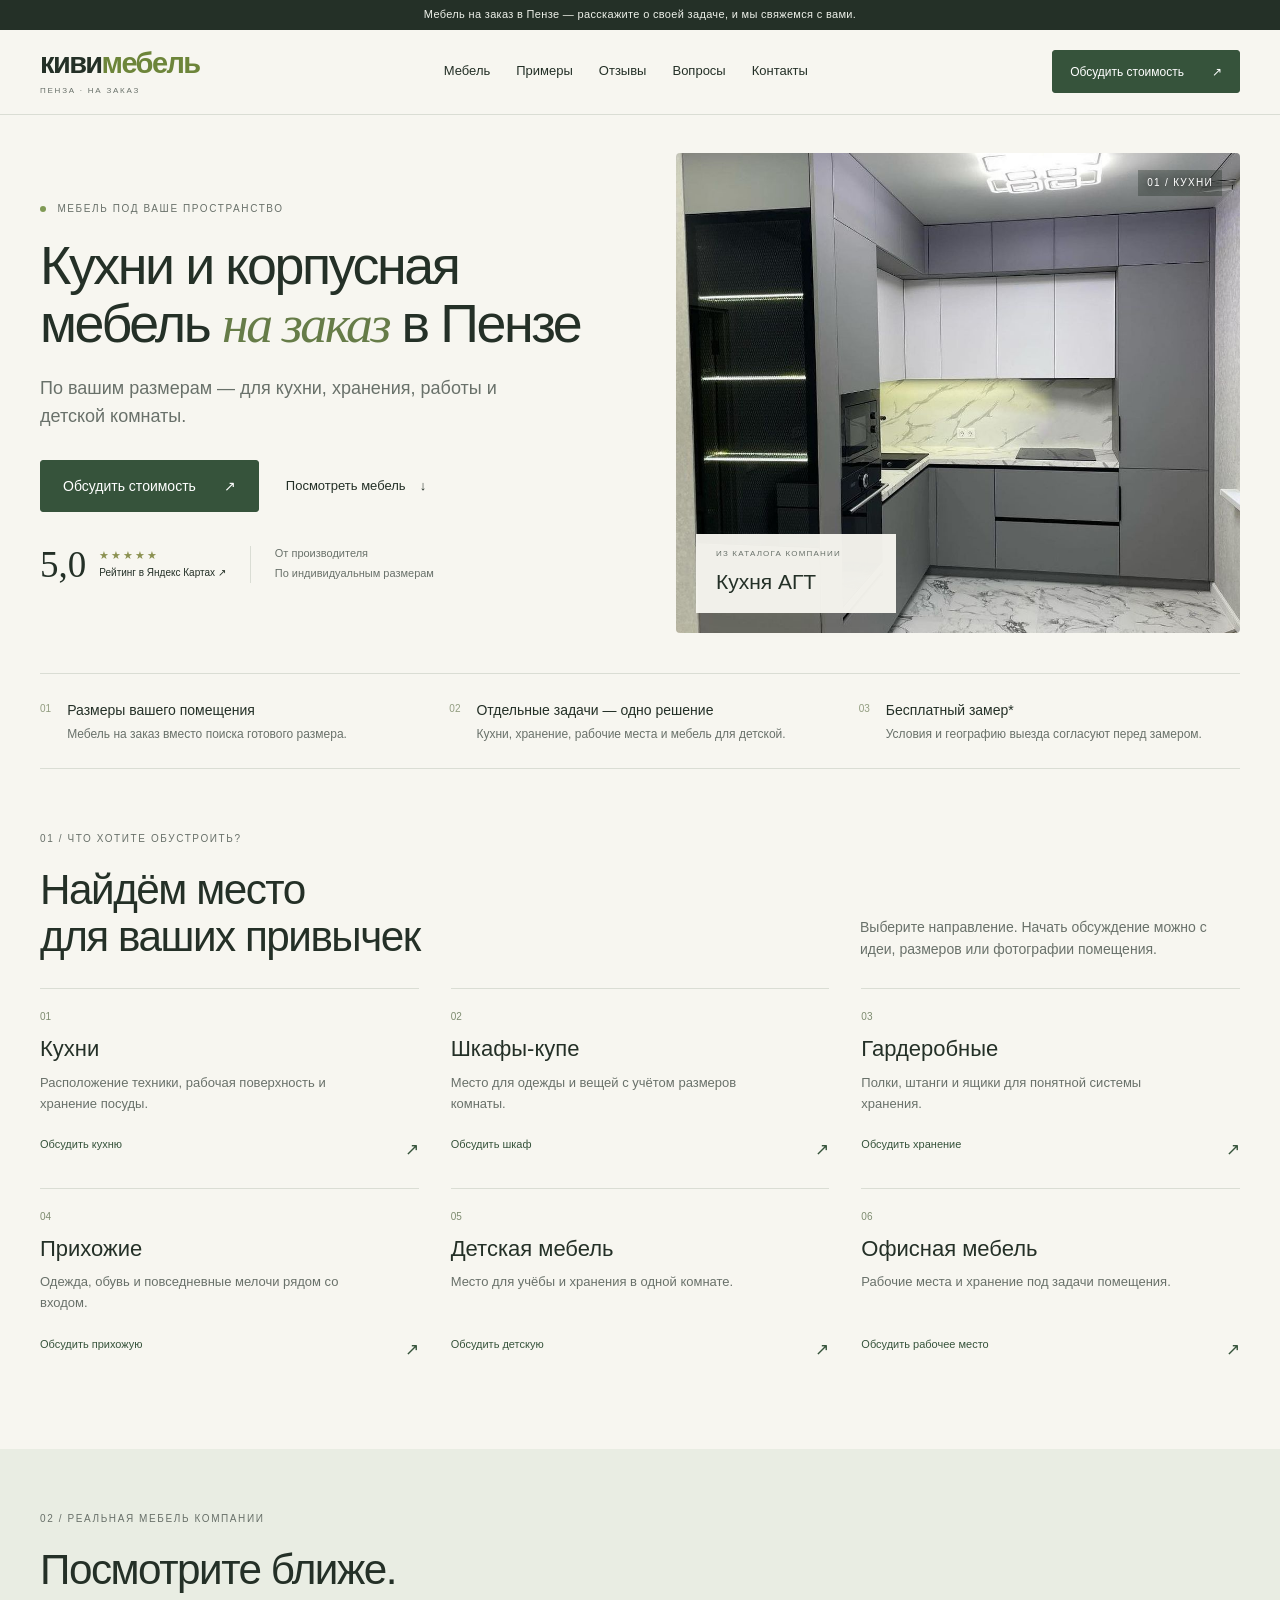
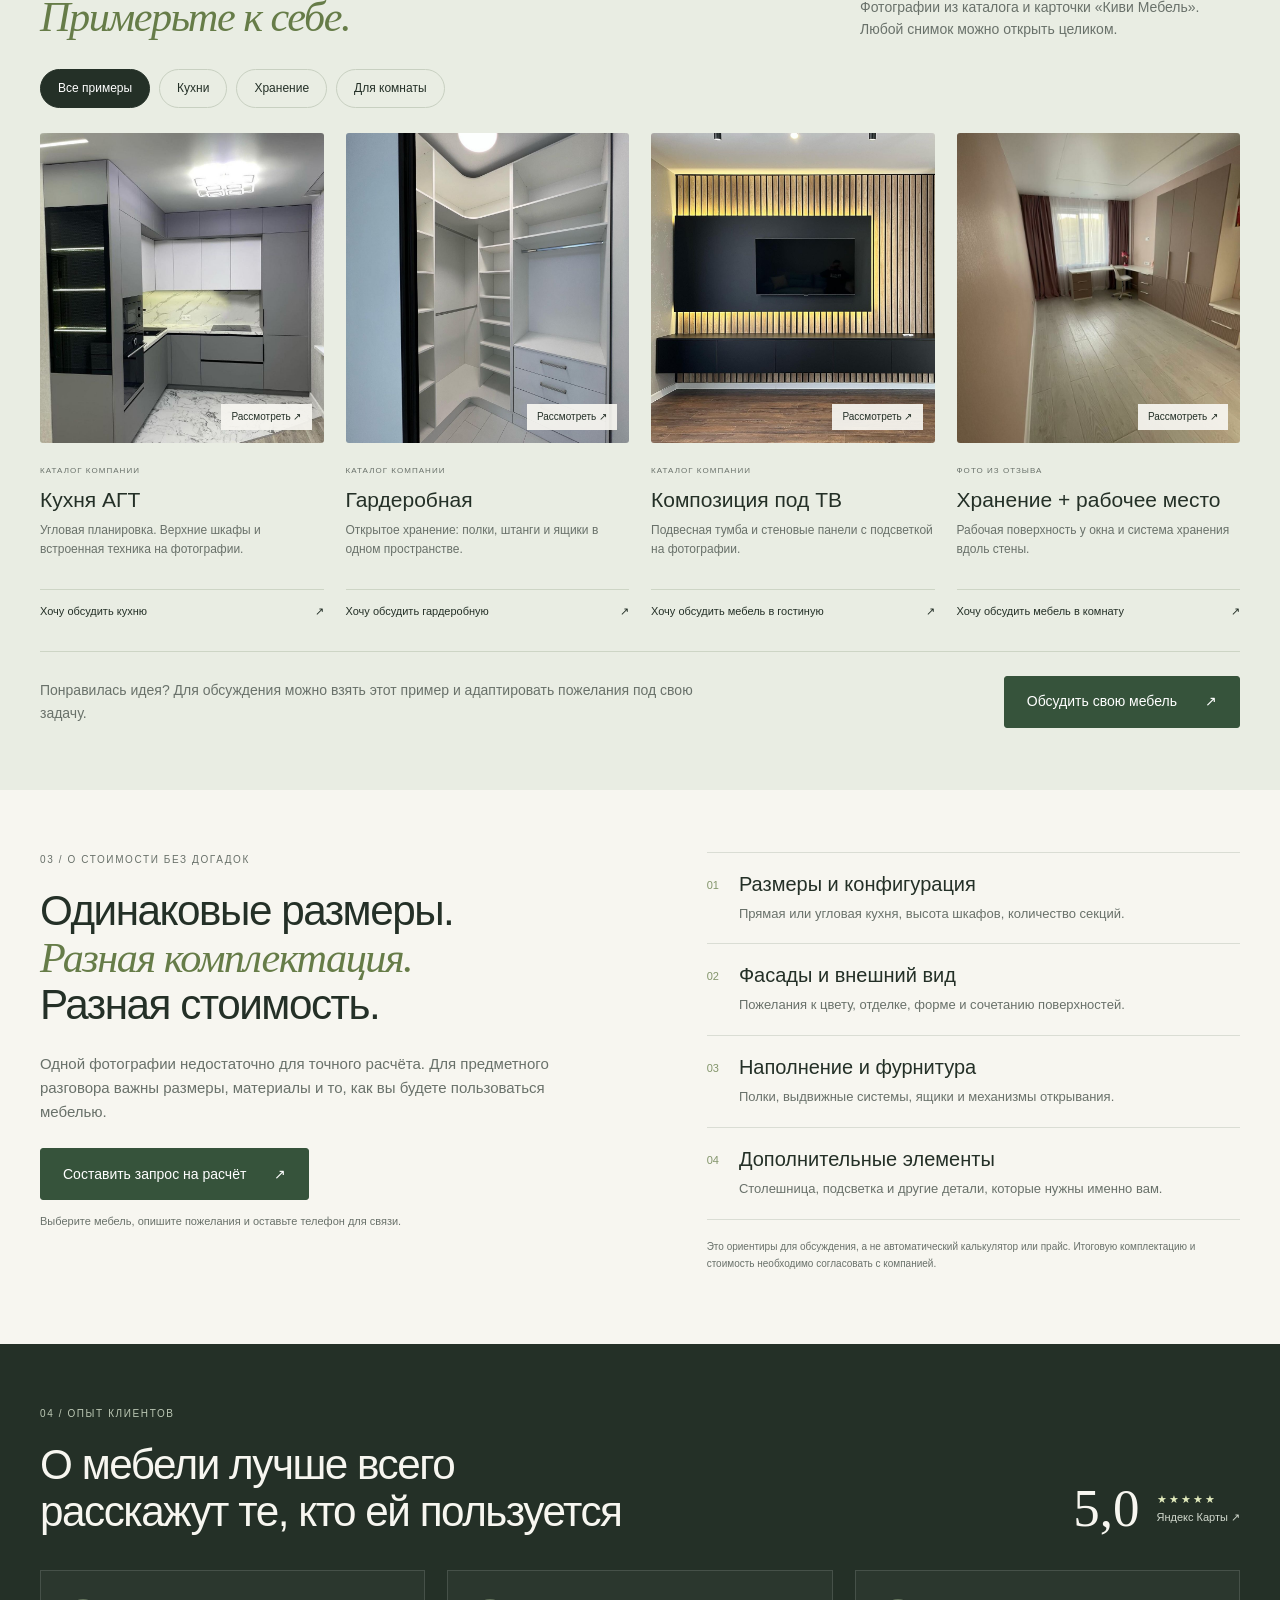
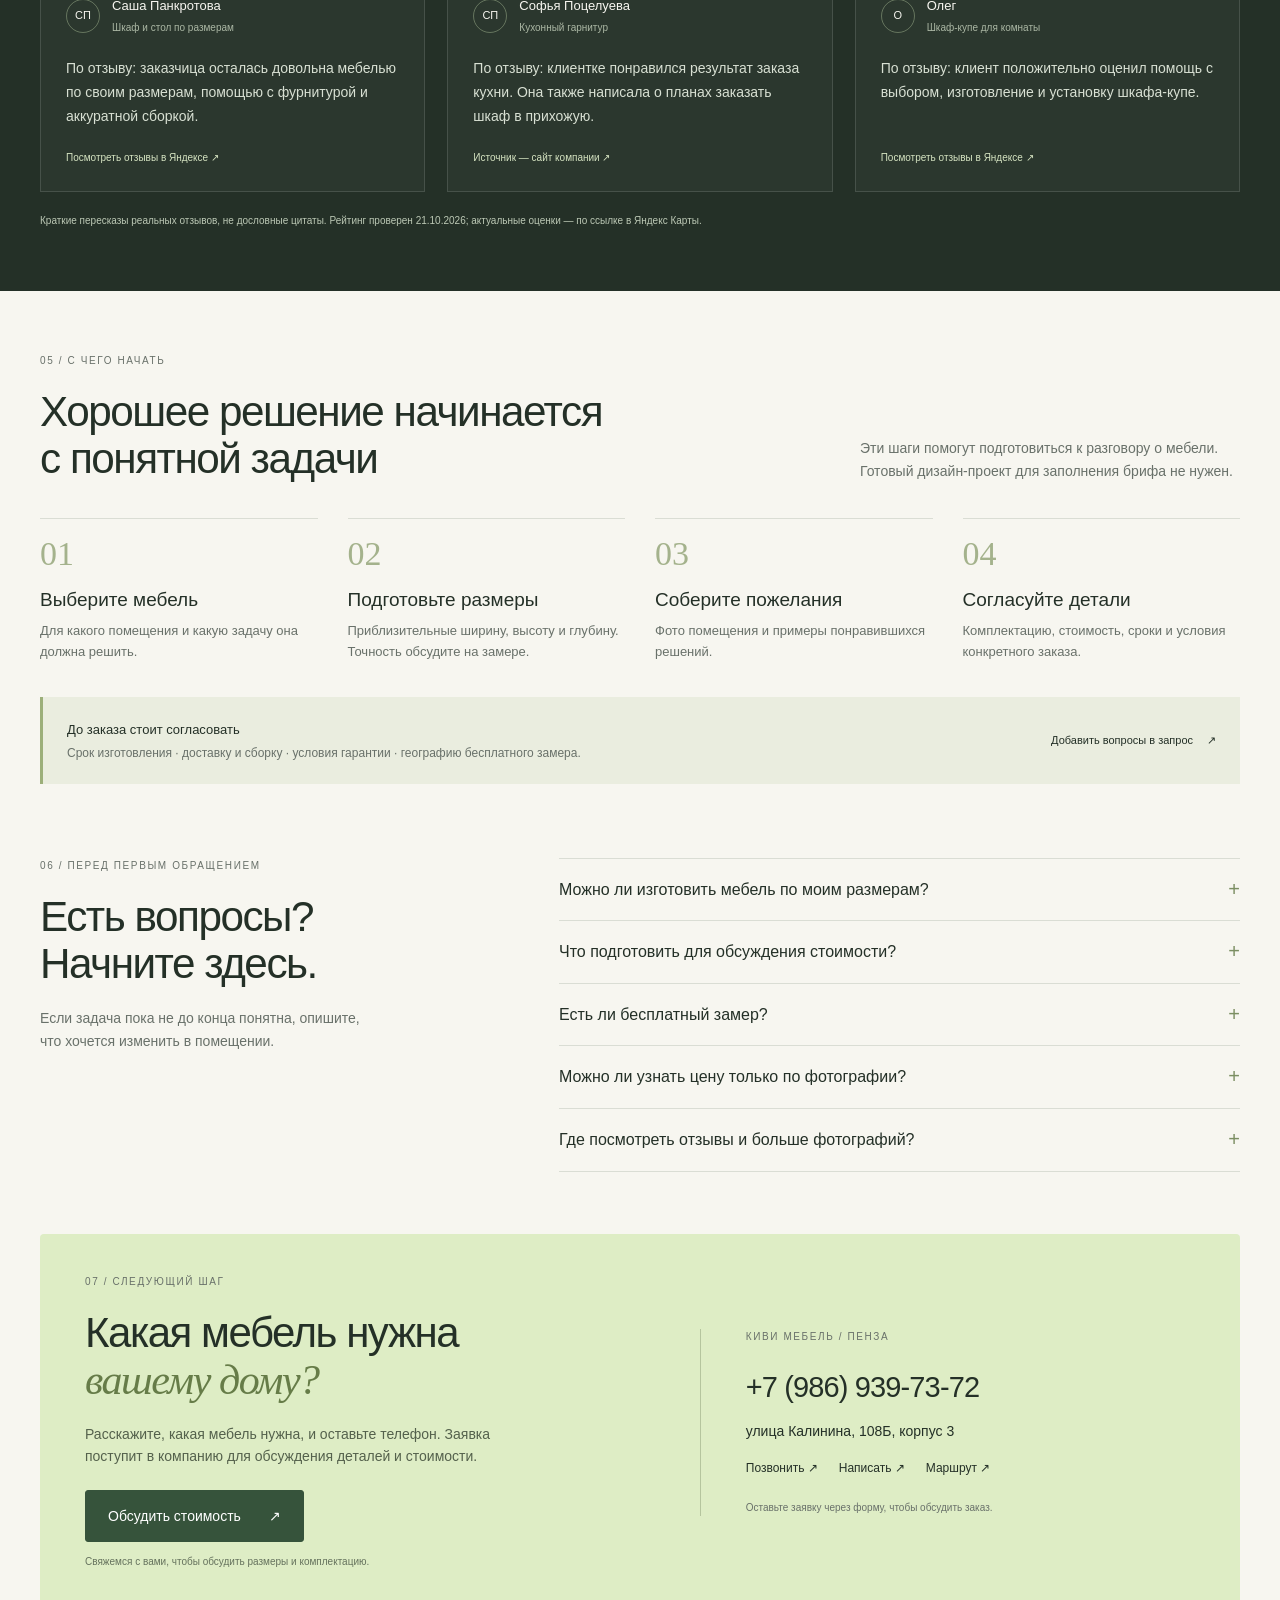
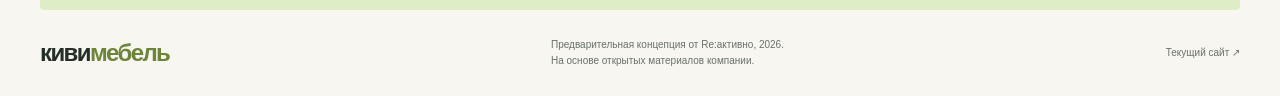
<file: index.html>
<!doctype html>
<html lang="ru"><head><meta charset="utf-8"><meta name="viewport" content="width=device-width, initial-scale=1"><meta name="robots" content="noindex,nofollow"><title>Киви Мебель — кухни и корпусная мебель на заказ в Пензе</title><meta name="description" content="Кухни, шкафы, гардеробные и мебель для дома по индивидуальным размерам в Пензе. Примеры из каталога и отзывы Киви Мебель."><link rel="stylesheet" href="css/style.css?v=lead-fields-2"></head><body>
<div class="demo">Мебель на заказ в Пензе — расскажите о своей задаче, и мы свяжемся с вами.</div>
<header class="header"><div class="wrap header-inner"><a class="logo" href="#home" aria-label="Киви Мебель — на главную">киви<span>мебель</span><small>ПЕНЗА · НА ЗАКАЗ</small></a><button class="menu" aria-expanded="false" aria-controls="nav">Меню <span aria-hidden="true">☰</span></button><nav id="nav" aria-label="Основная навигация"><a href="#furniture">Мебель</a><a href="#examples">Примеры</a><a href="#reviews">Отзывы</a><a href="#answers">Вопросы</a><a href="#contacts">Контакты</a></nav><button class="button small header-cta" data-brief>Обсудить стоимость <span aria-hidden="true">↗</span></button></div></header>
<main id="home"><section class="hero wrap"><div class="hero-copy"><div class="eyebrow"><span class="dot"></span> Мебель под ваше пространство</div><h1>Кухни и корпусная мебель <em>на заказ</em> в Пензе</h1><p class="intro">По вашим размерам — для кухни, хранения, работы и детской комнаты.</p><div class="actions"><button class="button" data-brief>Обсудить стоимость <span aria-hidden="true">↗</span></button><a class="text-link" href="#examples">Посмотреть мебель <span aria-hidden="true">↓</span></a></div><div class="hero-trust"><a class="rating" href="https://yandex.com/maps/org/kivi_mebel/60273383243/reviews/" target="_blank" rel="noopener"><strong>5,0</strong><span><span class="stars" aria-label="5 звёзд">★★★★★</span><br>Рейтинг в Яндекс Картах ↗</span></a><span class="trust-caption">От производителя<br>По индивидуальным размерам</span></div></div><figure class="hero-visual"><img src="assets/catalog-kitchen.jpg" alt="Кухня АГТ: угловая планировка, светлые верхние и серые нижние фасады" width="882" height="1024" fetchpriority="high"><figcaption><span>ИЗ КАТАЛОГА КОМПАНИИ</span><strong>Кухня АГТ</strong></figcaption><div class="image-index" aria-hidden="true">01 / КУХНИ</div></figure></section>
<div class="wrap"><div class="benefit-row"><div><span class="mini-number">01</span><div><b>Размеры вашего помещения</b><p>Мебель на заказ вместо поиска готового размера.</p></div></div><div><span class="mini-number">02</span><div><b>Отдельные задачи — одно решение</b><p>Кухни, хранение, рабочие места и мебель для детской.</p></div></div><div><span class="mini-number">03</span><div><b>Бесплатный замер*</b><p>Условия и географию выезда согласуют перед замером.</p></div></div></div></div>
<section class="section wrap" id="furniture"><div class="section-head"><div><div class="eyebrow">01 / Что хотите обустроить?</div><h2>Найдём место<br>для ваших привычек</h2></div><p>Выберите направление. Начать обсуждение можно с идеи, размеров или фотографии помещения.</p></div><div class="service-grid">
<button class="service" data-brief data-type="Кухня"><span class="service-no">01</span><h3>Кухни</h3><p>Расположение техники, рабочая поверхность и хранение посуды.</p><span class="service-bottom">Обсудить кухню <span>↗</span></span></button>
<button class="service" data-brief data-type="Шкаф-купе"><span class="service-no">02</span><h3>Шкафы-купе</h3><p>Место для одежды и вещей с учётом размеров комнаты.</p><span class="service-bottom">Обсудить шкаф <span>↗</span></span></button>
<button class="service" data-brief data-type="Гардеробная"><span class="service-no">03</span><h3>Гардеробные</h3><p>Полки, штанги и ящики для понятной системы хранения.</p><span class="service-bottom">Обсудить хранение <span>↗</span></span></button>
<button class="service" data-brief data-type="Прихожая"><span class="service-no">04</span><h3>Прихожие</h3><p>Одежда, обувь и повседневные мелочи рядом со входом.</p><span class="service-bottom">Обсудить прихожую <span>↗</span></span></button>
<button class="service" data-brief data-type="Детская мебель"><span class="service-no">05</span><h3>Детская мебель</h3><p>Место для учёбы и хранения в одной комнате.</p><span class="service-bottom">Обсудить детскую <span>↗</span></span></button>
<button class="service" data-brief data-type="Офисная мебель"><span class="service-no">06</span><h3>Офисная мебель</h3><p>Рабочие места и хранение под задачи помещения.</p><span class="service-bottom">Обсудить рабочее место <span>↗</span></span></button>
</div></section>
<section class="examples-section" id="examples"><div class="wrap section"><div class="section-head"><div><div class="eyebrow">02 / Реальная мебель компании</div><h2>Посмотрите ближе.<br><em>Примерьте к себе.</em></h2></div><p>Фотографии из каталога и карточки «Киви Мебель». Любой снимок можно открыть целиком.</p></div><div class="filters" role="group" aria-label="Фильтр примеров"><button aria-pressed="true" data-filter="all">Все примеры</button><button aria-pressed="false" data-filter="kitchen">Кухни</button><button aria-pressed="false" data-filter="storage">Хранение</button><button aria-pressed="false" data-filter="room">Для комнаты</button></div><p class="sr-only" id="filter-status" aria-live="polite">Показано 4 примера</p><div class="gallery">
<article class="project" data-category="kitchen"><button class="photo-button" data-photo="assets/catalog-kitchen.jpg" data-title="Кухня АГТ" aria-label="Открыть фотографию кухни АГТ"><img src="assets/catalog-kitchen.jpg" alt="Кухня АГТ из каталога компании" loading="lazy"><span class="photo-open" aria-hidden="true">Рассмотреть ↗</span></button><div class="project-meta"><span class="project-source">КАТАЛОГ КОМПАНИИ</span><h3>Кухня АГТ</h3><p>Угловая планировка. Верхние шкафы и встроенная техника на фотографии.</p><button class="project-cta" data-brief data-type="Кухня">Хочу обсудить кухню <span>↗</span></button></div></article>
<article class="project" data-category="storage"><button class="photo-button" data-photo="assets/catalog-wardrobe.jpg" data-title="Гардеробная" aria-label="Открыть фотографию гардеробной"><img src="assets/catalog-wardrobe.jpg" alt="Гардеробная с полками, штангами и выдвижными ящиками" loading="lazy"><span class="photo-open" aria-hidden="true">Рассмотреть ↗</span></button><div class="project-meta"><span class="project-source">КАТАЛОГ КОМПАНИИ</span><h3>Гардеробная</h3><p>Открытое хранение: полки, штанги и ящики в одном пространстве.</p><button class="project-cta" data-brief data-type="Гардеробная">Хочу обсудить гардеробную <span>↗</span></button></div></article>
<article class="project" data-category="room"><button class="photo-button" data-photo="assets/catalog-tv.jpg" data-title="Тумба и стеновая композиция под ТВ" aria-label="Открыть фотографию тумбы под ТВ"><img src="assets/catalog-tv.jpg" alt="Тумба под телевизором и декоративные панели с подсветкой" loading="lazy"><span class="photo-open" aria-hidden="true">Рассмотреть ↗</span></button><div class="project-meta"><span class="project-source">КАТАЛОГ КОМПАНИИ</span><h3>Композиция под ТВ</h3><p>Подвесная тумба и стеновые панели с подсветкой на фотографии.</p><button class="project-cta" data-brief data-type="Другая мебель">Хочу обсудить мебель в гостиную <span>↗</span></button></div></article>
<article class="project" data-category="room"><button class="photo-button" data-photo="assets/work1.jpg" data-title="Хранение и рабочее место" aria-label="Открыть фотографию мебели для комнаты"><img src="assets/work1.jpg" alt="Шкаф и письменный стол в комнате из отзыва клиента" loading="lazy"><span class="photo-open" aria-hidden="true">Рассмотреть ↗</span></button><div class="project-meta"><span class="project-source">ФОТО ИЗ ОТЗЫВА</span><h3>Хранение + рабочее место</h3><p>Рабочая поверхность у окна и система хранения вдоль стены.</p><button class="project-cta" data-brief data-type="Детская мебель">Хочу обсудить мебель в комнату <span>↗</span></button></div></article>
</div><div class="gallery-footer"><p>Понравилась идея? Для обсуждения можно взять этот пример и адаптировать пожелания под свою задачу.</p><button class="button" data-brief>Обсудить свою мебель <span>↗</span></button></div></div></section>
<section class="section wrap price-section" id="cost"><div class="price-copy"><div class="eyebrow">03 / О стоимости без догадок</div><h2>Одинаковые размеры.<br><em>Разная комплектация.</em><br>Разная стоимость.</h2><p>Одной фотографии недостаточно для точного расчёта. Для предметного разговора важны размеры, материалы и то, как вы будете пользоваться мебелью.</p><button class="button" data-brief>Составить запрос на расчёт <span>↗</span></button><small>Выберите мебель, опишите пожелания и оставьте телефон для связи.</small></div><div class="price-factors"><article><span>01</span><div><h3>Размеры и конфигурация</h3><p>Прямая или угловая кухня, высота шкафов, количество секций.</p></div></article><article><span>02</span><div><h3>Фасады и внешний вид</h3><p>Пожелания к цвету, отделке, форме и сочетанию поверхностей.</p></div></article><article><span>03</span><div><h3>Наполнение и фурнитура</h3><p>Полки, выдвижные системы, ящики и механизмы открывания.</p></div></article><article><span>04</span><div><h3>Дополнительные элементы</h3><p>Столешница, подсветка и другие детали, которые нужны именно вам.</p></div></article><p class="fine">Это ориентиры для обсуждения, а не автоматический калькулятор или прайс. Итоговую комплектацию и стоимость необходимо согласовать с компанией.</p></div></section>
<section class="reviews-section" id="reviews"><div class="wrap section"><div class="section-head"><div><div class="eyebrow">04 / Опыт клиентов</div><h2>О мебели лучше всего<br>расскажут те, кто ей пользуется</h2></div><a class="review-rating" href="https://yandex.com/maps/org/kivi_mebel/60273383243/reviews/" target="_blank" rel="noopener"><b>5,0</b><span><span class="stars">★★★★★</span><br>Яндекс Карты ↗</span></a></div><div class="review-grid"><article class="review"><div class="review-top"><span class="avatar">СП</span><span>Саша Панкротова<small>Шкаф и стол по размерам</small></span></div><p>По отзыву: заказчица осталась довольна мебелью по своим размерам, помощью с фурнитурой и аккуратной сборкой.</p><a href="https://yandex.com/maps/org/kivi_mebel/60273383243/reviews/" target="_blank" rel="noopener">Посмотреть отзывы в Яндексе ↗</a></article><article class="review"><div class="review-top"><span class="avatar">СП</span><span>Софья Поцелуева<small>Кухонный гарнитур</small></span></div><p>По отзыву: клиентке понравился результат заказа кухни. Она также написала о планах заказать шкаф в прихожую.</p><a href="https://kiwi-mebel.clients.site/" target="_blank" rel="noopener">Источник — сайт компании ↗</a></article><article class="review"><div class="review-top"><span class="avatar">О</span><span>Олег<small>Шкаф-купе для комнаты</small></span></div><p>По отзыву: клиент положительно оценил помощь с выбором, изготовление и установку шкафа-купе.</p><a href="https://yandex.com/maps/org/kivi_mebel/60273383243/reviews/" target="_blank" rel="noopener">Посмотреть отзывы в Яндексе ↗</a></article></div><p class="fine">Краткие пересказы реальных отзывов, не дословные цитаты. Рейтинг проверен 21.10.2026; актуальные оценки — по ссылке в Яндекс Карты.</p></div></section>
<section class="section wrap"><div class="section-head"><div><div class="eyebrow">05 / С чего начать</div><h2>Хорошее решение начинается<br>с понятной задачи</h2></div><p>Эти шаги помогут подготовиться к разговору о мебели. Готовый дизайн-проект для заполнения брифа не нужен.</p></div><div class="steps"><article><span>01</span><h3>Выберите мебель</h3><p>Для какого помещения и какую задачу она должна решить.</p></article><article><span>02</span><h3>Подготовьте размеры</h3><p>Приблизительные ширину, высоту и глубину. Точность обсудите на замере.</p></article><article><span>03</span><h3>Соберите пожелания</h3><p>Фото помещения и примеры понравившихся решений.</p></article><article><span>04</span><h3>Согласуйте детали</h3><p>Комплектацию, стоимость, сроки и условия конкретного заказа.</p></article></div><aside class="terms"><div><b>До заказа стоит согласовать</b><p>Срок изготовления · доставку и сборку · условия гарантии · географию бесплатного замера.</p></div><button class="text-link" data-brief>Добавить вопросы в запрос <span>↗</span></button></aside></section>
<section class="section wrap faq-layout" id="answers"><div><div class="eyebrow">06 / Перед первым обращением</div><h2>Есть вопросы?<br>Начните здесь.</h2><p class="faq-intro">Если задача пока не до конца понятна, опишите, что хочется изменить в помещении.</p></div><div class="faq"><details><summary>Можно ли изготовить мебель по моим размерам?</summary><p>«Киви Мебель» предлагает изготовление на заказ. Для обсуждения подготовьте примерные размеры и фотографию места установки: они помогут объяснить вашу задачу.</p></details><details><summary>Что подготовить для обсуждения стоимости?</summary><p>Тип мебели, приблизительные размеры, фото помещения и пожелания к наполнению. Если уже есть понравившийся пример — добавьте его к обсуждению. В нашем брифе можно начать с типа мебели, а остальное описать своими словами.</p></details><details><summary>Есть ли бесплатный замер?</summary><p>На сайте компании указан бесплатный замер. Перед выездом необходимо согласовать адрес и условия: география и ограничения услуги в открытых материалах не раскрыты.</p></details><details><summary>Можно ли узнать цену только по фотографии?</summary><p>Фото помогает объяснить идею, но не показывает все размеры и внутреннюю комплектацию. Для точного предложения нужно согласовать параметры будущей мебели. Поэтому в примере нет расчёта «на глаз».</p></details><details><summary>Где посмотреть отзывы и больше фотографий?</summary><p>В <a href="https://yandex.com/maps/org/kivi_mebel/60273383243/" target="_blank" rel="noopener">карточке «Киви Мебель» в Яндекс Картах ↗</a> доступны отзывы и фотографии. Часть материалов из неё представлена на этой странице.</p></details></div></section>
<section class="contact-section wrap" id="contacts"><div class="contact-copy"><div class="eyebrow">07 / Следующий шаг</div><h2>Какая мебель нужна<br><em>вашему дому?</em></h2><p>Расскажите, какая мебель нужна, и оставьте телефон. Заявка поступит в компанию для обсуждения деталей и стоимости.</p><button class="button" data-brief>Обсудить стоимость <span>↗</span></button><small>Свяжемся с вами, чтобы обсудить размеры и комплектацию.</small></div><div class="contact-info"><span class="eyebrow">Киви Мебель / Пенза</span><strong>+7 (986) 939-73-72</strong><p>улица Калинина, 108Б, корпус 3</p><div class="contact-links"><button data-contact="Позвонить">Позвонить ↗</button><button data-contact="Написать">Написать ↗</button><a href="https://yandex.com/maps/org/kivi_mebel/60273383243/" target="_blank" rel="noopener">Маршрут ↗</a></div><p class="fine">Оставьте заявку через форму, чтобы обсудить заказ.</p></div></section>
</main><footer class="wrap footer"><a class="logo" href="#home">киви<span>мебель</span></a><p>Предварительная концепция от Re:активно, 2026.<br>На основе открытых материалов компании.</p><a href="https://kiwi-mebel.clients.site/" target="_blank" rel="noopener">Текущий сайт ↗</a></footer>
<div class="mobile-bar"><span>Мебель по вашим размерам</span><button class="button small" data-brief>Обсудить стоимость ↗</button></div>
<dialog id="brief-dialog" aria-labelledby="brief-title"><button class="dialog-close" aria-label="Закрыть бриф">×</button><div class="eyebrow">Заявка на расчёт</div><h2 id="brief-title">Обсудим вашу мебель</h2><p class="dialog-intro">Выберите мебель и расскажите о пожеланиях. На последнем шаге оставьте телефон для обратной связи.</p><div class="progress" aria-label="Шаги брифа"><span class="active">1. Мебель</span><span>2. Пожелания</span><span>3. Контакты</span></div>
<div id="brief-step1"><h3>Что хотите заказать?</h3><div class="type-options" role="group" aria-label="Тип мебели"><button data-choice="Кухня" aria-pressed="false">Кухня</button><button data-choice="Шкаф-купе" aria-pressed="false">Шкаф-купе</button><button data-choice="Гардеробная" aria-pressed="false">Гардеробная</button><button data-choice="Прихожая" aria-pressed="false">Прихожая</button><button data-choice="Детская мебель" aria-pressed="false">Детская мебель</button><button data-choice="Офисная мебель" aria-pressed="false">Офисная мебель</button><button data-choice="Другая мебель" aria-pressed="false">Другая мебель</button></div><p id="type-error" class="error" aria-live="polite"></p><button class="button" id="to-step2">Продолжить <span>→</span></button></div>
<div id="brief-step2" hidden><h3 id="chosen-type"></h3><label for="dimensions">Примерные размеры <span>необязательно</span></label><input name="dimensions" form="lead-form" id="dimensions" maxlength="100" placeholder="Например: ширина 2,5 м, высота 2,7 м" autocomplete="off"><label for="wishes">Ваши пожелания <span>необязательно</span></label><textarea name="message" form="lead-form" id="wishes" maxlength="700" rows="4" placeholder="Что нужно хранить? Какие цвета нравятся? Что важно уточнить?"></textarea><p class="fine">Контактный телефон можно будет указать на следующем шаге.</p><div class="dialog-actions"><button class="back-button" id="back1">← Назад</button><button class="button" id="to-step3">Перейти к контактам <span>→</span></button></div></div>
<div id="brief-step3" hidden>
<h3>Оставьте контакты для связи</h3><pre id="request-preview"></pre>
<form id="lead-form" action="php/send.php" method="post">
<input type="hidden" name="furniture" id="lead-furniture">
<label for="lead-name">Ваше имя <span>необязательно</span></label>
<input id="lead-name" name="name" type="text" autocomplete="name" maxlength="100">
<label for="lead-phone">Телефон для связи</label>
<input id="lead-phone" name="phone" type="tel" autocomplete="tel" inputmode="tel" required minlength="7" maxlength="40" placeholder="+7 (___) ___-__-__" aria-describedby="phone-hint">
<p id="phone-hint" class="fine">Используем телефон, чтобы обсудить вашу заявку.</p>
<div class="lead-honeypot" aria-hidden="true"><label for="lead-website">Сайт</label><input id="lead-website" name="website" type="text" tabindex="-1" autocomplete="off"></div>
<label class="lead-consent"><input name="consent" type="checkbox" value="1" required><span>Согласен на обработку указанных персональных данных для обратной связи по моей заявке.</span></label>
<p id="lead-status" class="lead-status" role="status" aria-live="polite"></p>
<div class="dialog-actions"><button type="button" class="back-button" id="back2">← Изменить</button><button type="submit" class="button" id="finish">Отправить заявку <span>↗</span></button></div>
</form></div></dialog>
<dialog id="photo-dialog" aria-labelledby="photo-title"><button class="dialog-close" aria-label="Закрыть фотографию">×</button><h2 id="photo-title"></h2><img id="photo-full" alt=""><p>Фотография из открытых материалов «Киви Мебель».</p></dialog>
<dialog id="contact-dialog" aria-labelledby="contact-title"><button class="dialog-close" aria-label="Закрыть окно контактов">×</button><div class="eyebrow">Связаться с компанией</div><h2 id="contact-title">Обсудим вашу задачу</h2><p>Оставьте заявку на сайте: мы получим её на почту и свяжемся с вами по указанному телефону.</p><p>Телефон из текущего сайта: <b>+7 (986) 939-73-72</b>.</p><button class="button" id="contact-brief">Оставить заявку ↗</button></dialog>
<script src="js/main.js?v=lead-fields-2"></script></body></html>
</file>
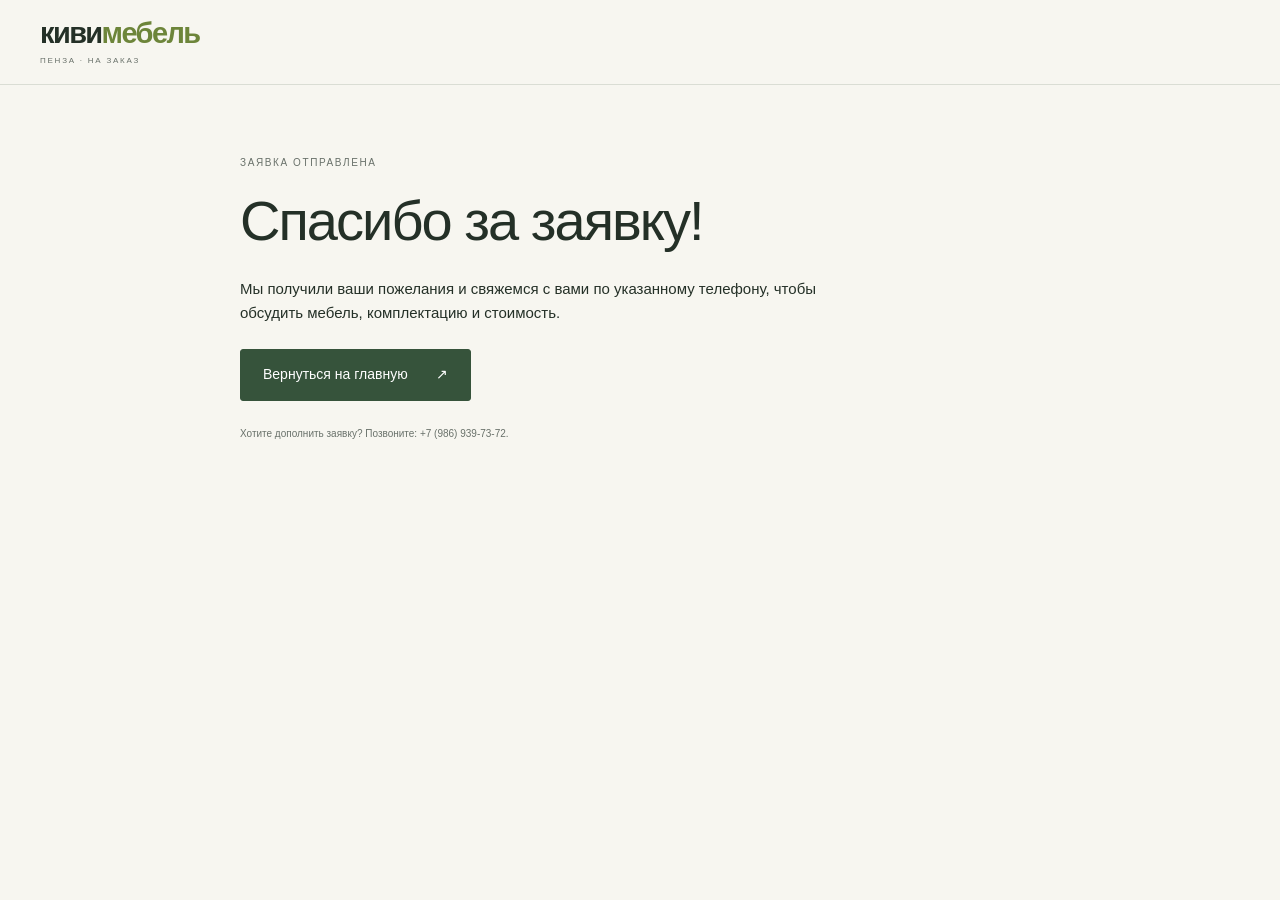
<file: thank-you.html>
<!doctype html>
<html lang="ru">
<head>
  <meta charset="utf-8">
  <meta name="viewport" content="width=device-width, initial-scale=1">
  <meta name="robots" content="noindex,nofollow">
  <title>Спасибо за заявку — Киви Мебель</title>
  <link rel="stylesheet" href="css/style.css?v=lead-fields-2">
</head>
<body>
  <header class="header"><div class="wrap header-inner"><a class="logo" href="index.html" aria-label="Киви Мебель — на главную">киви<span>мебель</span><small>ПЕНЗА · НА ЗАКАЗ</small></a></div></header>
  <main class="wrap section confirmation">
    <div class="eyebrow">Заявка отправлена</div>
    <h1>Спасибо за заявку!</h1>
    <p>Мы получили ваши пожелания и свяжемся с вами по указанному телефону, чтобы обсудить мебель, комплектацию и стоимость.</p>
    <a class="button" href="index.html">Вернуться на главную <span aria-hidden="true">↗</span></a>
    <p class="fine">Хотите дополнить заявку? Позвоните: <a href="tel:+79869397372">+7 (986) 939-73-72</a>.</p>
  </main>
</body>
</html>
</file>
<file: css/style.css>
:root{--paper:#f7f6f0;--ink:#243027;--muted:#69716a;--green:#36533b;--lime:#deedc5;--line:#daddd4;--serif:Georgia,'Times New Roman',serif}*{box-sizing:border-box}html{scroll-behavior:smooth;scroll-padding-top:100px}body{margin:0;color:var(--ink);background:var(--paper);font:15px/1.6 Arial,sans-serif}button,input,textarea{font:inherit}a{color:inherit;text-decoration:none}button{cursor:pointer}button,a,summary{touch-action:manipulation}button:focus-visible,a:focus-visible,summary:focus-visible,input:focus-visible,textarea:focus-visible{outline:3px solid #7f9a47;outline-offset:4px}button{color:inherit}button:disabled{cursor:default}.wrap{width:min(1320px,calc(100% - 80px));margin-inline:auto}.demo{background:var(--ink);color:#edf0e9;font-size:11px;text-align:center;padding:6px 20px;letter-spacing:.03em}.header{background:var(--paper);border-bottom:1px solid var(--line)}.header-inner{display:flex;align-items:center;justify-content:space-between;gap:25px;padding-block:19px}.logo{font-size:29px;letter-spacing:-1.6px;font-weight:700;line-height:1;white-space:nowrap}.logo span{color:#6d853a}.logo small{font-size:8px;display:block;letter-spacing:.22em;font-weight:400;margin-top:9px;color:var(--muted)}nav{display:flex;gap:26px;font-size:13px}nav a:hover{color:#6d853a}.button{border:1px solid var(--green);background:var(--green);color:#fff;display:inline-flex;gap:28px;align-items:center;justify-content:space-between;padding:15px 22px;border-radius:3px;min-height:52px;line-height:1.35;font-size:14px;font-weight:500;transition:background .15s,transform .15s}.button:hover{background:#28452e;transform:translateY(-1px)}.button.small{padding:11px 17px;min-height:43px;font-size:12px}.text-link{display:inline-flex;align-items:center;gap:14px;font-size:13px;border:0;background:none;padding:0}.text-link:hover{text-decoration:underline}.menu{display:none}.hero{display:grid;grid-template-columns:1.03fr 1fr;align-items:center;gap:55px;padding-block:38px 40px}.eyebrow{text-transform:uppercase;font-size:10px;letter-spacing:.16em;color:var(--muted);margin-bottom:19px}.dot{display:inline-block;width:6px;height:6px;margin-right:7px;border-radius:50%;background:#809a55}.hero h1{font-size:clamp(39px,4.2vw,61px);font-weight:400;letter-spacing:-.045em;line-height:1.08;margin:0 0 22px}.hero h1 em,h2 em{font-family:var(--serif);font-weight:400;color:#667c48}.intro{font-size:18px;line-height:1.55;color:var(--muted);margin:0;max-width:510px}.actions{display:flex;align-items:center;gap:27px;flex-wrap:wrap;margin-top:29px}.hero-visual{position:relative;margin:0;min-width:0}.hero-visual>img{display:block;width:100%;height:480px;object-fit:cover;object-position:50% 58%;border-radius:4px}.hero-visual figcaption{position:absolute;left:20px;bottom:20px;background:#f7f6f0f5;min-width:200px;padding:14px 20px;box-shadow:0 3px 30px #2430270d}.hero-visual figcaption span{display:block;font-size:8px;letter-spacing:.15em;color:var(--muted)}.hero-visual figcaption strong{font-size:21px;font-weight:400;display:block;margin-top:4px}.image-index{position:absolute;top:17px;right:18px;color:white;font-size:10px;letter-spacing:.13em;text-shadow:0 1px 8px #000;background:#2430275c;padding:5px 9px}.hero-trust{display:flex;align-items:center;gap:24px;margin-top:32px}.rating{display:flex;gap:13px;align-items:center;border-right:1px solid var(--line);padding-right:24px}.rating strong{font-family:var(--serif);font-size:37px;font-weight:400;line-height:1}.rating>span{font-size:10px;line-height:1.6}.stars{color:#8b9151;letter-spacing:2px;font-size:11px}.trust-caption{font-size:11px;color:var(--muted);line-height:1.8}.benefit-row{display:grid;grid-template-columns:repeat(3,1fr);gap:28px;padding:24px 0;border-block:1px solid var(--line)}.benefit-row>div{display:flex;gap:16px}.mini-number{font-size:10px;color:#929d80;margin-top:3px}.benefit-row b{font-size:14px;font-weight:500}.benefit-row p{font-size:12px;margin:3px 0 0;color:var(--muted)}.section{padding-block:62px}.section-head{display:flex;justify-content:space-between;align-items:end;gap:40px;margin-bottom:28px}.section-head h2,h2{font-size:clamp(29px,3.3vw,44px);line-height:1.12;letter-spacing:-.035em;font-weight:400;margin:0}.section-head>p{max-width:380px;color:var(--muted);margin:0;font-size:14px}h3{font-weight:400;font-size:22px;line-height:1.25}.service-grid{display:grid;grid-template-columns:repeat(3,1fr);gap:0 32px}.service{text-align:left;background:none;border:0;border-top:1px solid var(--line);padding:20px 0 24px;display:flex;flex-direction:column;align-items:start;transition:background .2s;min-width:0}.service:hover h3{color:#718944}.service-no{font-size:10px;color:#7e8c70}.service h3{margin:10px 0}.service p{font-size:13px;color:var(--muted);margin:0 0 22px;max-width:330px}.service-bottom{font-size:11px;display:flex;justify-content:space-between;width:100%;margin-top:auto;color:var(--green)}.service-bottom span{font-size:17px}.examples-section{background:#e9ede3}.filters{display:flex;gap:9px;flex-wrap:wrap;margin:0 0 25px}.filters button{border:1px solid #c8d0c1;background:none;padding:9px 17px;border-radius:30px;font-size:12px}.filters button[aria-pressed=true]{background:var(--ink);color:#fff;border-color:var(--ink)}.gallery{display:grid;grid-template-columns:repeat(4,1fr);gap:22px}.project{min-width:0}.photo-button{position:relative;display:block;border:0;padding:0;background:#d4d9d0;width:100%;overflow:hidden;border-radius:3px}.photo-button>img{width:100%;height:310px;object-fit:cover;display:block;transition:transform .3s}.photo-button:hover img{transform:scale(1.025)}.photo-open{position:absolute;bottom:13px;right:12px;background:#f7f6f0ed;padding:5px 10px;font-size:10px}.project-source{font-size:8px;letter-spacing:.13em;color:var(--muted)}.project-meta{padding-top:13px}.project h3{font-size:21px;margin:7px 0 8px}.project p{font-size:12px;color:var(--muted);margin:0;min-height:58px}.project-cta{display:flex;justify-content:space-between;width:100%;gap:8px;padding:13px 0 0;margin-top:10px;border:0;border-top:1px solid #cdd5c5;background:none;font-size:11px;text-align:left}.project-cta:hover{color:#738b48}.gallery-footer{border-top:1px solid #cdd5c5;margin-top:30px;padding-top:24px;display:flex;align-items:center;justify-content:space-between;gap:35px}.gallery-footer p{max-width:680px;color:var(--muted);margin:0;font-size:14px}.price-section{display:grid;grid-template-columns:1.1fr 1fr;gap:80px}.price-copy>p{color:var(--muted);font-size:15px;max-width:530px;margin:24px 0}.price-copy>small{display:block;font-size:11px;color:var(--muted);margin-top:13px}.price-factors article{display:flex;gap:20px;padding:19px 0;border-bottom:1px solid var(--line)}.price-factors article:first-child{border-top:1px solid var(--line)}.price-factors article>span{font-size:11px;color:#83956b;padding-top:5px}.price-factors h3{font-size:20px;margin:0 0 7px}.price-factors article p{font-size:13px;color:var(--muted);margin:0}.fine{font-size:10px;color:var(--muted);line-height:1.7}.price-factors>.fine{margin-top:18px}.reviews-section{background:var(--ink);color:#f7f6f0}.reviews-section .eyebrow,.reviews-section .fine{color:#bcc8b5}.review-rating{display:flex;align-items:center;gap:17px;flex-shrink:0}.review-rating>b{font-family:var(--serif);font-size:53px;font-weight:400;line-height:1}.review-rating>span{font-size:11px;color:#d2d9ce}.review-rating .stars{color:#e1eabc}.review-grid{display:grid;grid-template-columns:repeat(3,1fr);gap:22px;margin-top:35px}.review{background:#ffffff08;border:1px solid #ffffff21;padding:25px;display:flex;flex-direction:column}.review-top{display:flex;align-items:center;gap:12px}.avatar{height:34px;width:34px;border:1px solid #aabd9775;border-radius:50%;display:grid;place-items:center;font-size:11px;flex-shrink:0}.review-top>span:last-child{font-size:13px}.review-top small{display:block;color:#abb7a4;font-size:10px;margin-top:3px}.review>p{font-size:14px;line-height:1.7;color:#d8e0d3;margin:21px 0}.review>a{font-size:10px;color:#d5e3c1;margin-top:auto}.reviews-section .fine{margin:20px 0 0}.steps{display:grid;grid-template-columns:repeat(4,1fr);gap:30px;margin-top:36px}.steps article{border-top:1px solid var(--line);padding-top:18px}.steps article>span{display:block;font-family:var(--serif);color:#a4b28c;font-size:34px;line-height:1}.steps h3{font-size:19px;margin:17px 0 9px}.steps p{font-size:13px;color:var(--muted);margin:0}.terms{display:flex;align-items:center;justify-content:space-between;gap:30px;border-left:3px solid #9caf7a;background:#eaeddf;padding:20px 24px;margin-top:35px}.terms b{font-size:13px;font-weight:500}.terms p{font-size:12px;color:var(--muted);margin:3px 0 0}.terms .text-link{font-size:11px;flex-shrink:0}.faq-layout{display:grid;grid-template-columns:.8fr 1.2fr;gap:65px;padding-top:12px}.faq-intro{max-width:330px;font-size:14px;color:var(--muted);margin:20px 0}.faq{border-top:1px solid var(--line)}details{padding:18px 0;border-bottom:1px solid var(--line)}summary{display:flex;align-items:start;justify-content:space-between;gap:20px;cursor:pointer;list-style:none;font-size:16px}summary::-webkit-details-marker{display:none}summary:after{content:'+';font-size:20px;color:#7b8e62;line-height:1.2}details[open] summary:after{content:'−'}details p{font-size:13px;color:var(--muted);margin:14px 0 0}details a{text-decoration:underline}.contact-section{display:grid;grid-template-columns:1.1fr 1fr;gap:70px;background:var(--lime);padding:40px 45px;border-radius:4px}.contact-copy h2{font-size:42px}.contact-copy>p{font-size:14px;max-width:430px;margin:19px 0 23px;color:#54614c}.contact-copy>small{display:block;font-size:10px;margin-top:12px;color:#65725d}.contact-info{border-left:1px solid #b5c59e;align-self:center;padding-left:45px}.contact-info>.eyebrow{display:block}.contact-info>strong{display:block;font-size:29px;font-weight:400;letter-spacing:-.03em}.contact-info>p{font-size:14px;margin:10px 0 17px}.contact-links{display:flex;gap:21px;font-size:12px;flex-wrap:wrap}.contact-links button{background:none;border:0;padding:0;font:inherit}.contact-info>.fine{font-size:10px;margin:20px 0 0}.footer{display:flex;align-items:center;justify-content:space-between;gap:30px;padding-block:27px}.footer .logo{font-size:24px}.footer p,.footer>a:last-child{font-size:10px;color:var(--muted);margin:0}.mobile-bar{display:none}.sr-only{position:absolute;width:1px;height:1px;padding:0;margin:-1px;overflow:hidden;clip:rect(0,0,0,0);white-space:nowrap;border:0}[hidden]{display:none!important}
body:has(dialog[open]){overflow:hidden}dialog{border:0;border-radius:5px;background:var(--paper);color:var(--ink);padding:34px;width:min(610px,calc(100% - 30px));max-height:90vh;overflow:auto;box-shadow:0 20px 100px #0004}dialog::backdrop{background:#162219cf;backdrop-filter:blur(4px)}dialog h2{font-size:30px;margin-right:28px;line-height:1.15}.dialog-close{position:absolute;top:13px;right:15px;display:grid;place-items:center;width:34px;height:34px;border:1px solid var(--line);background:transparent;border-radius:50%;font-size:23px;line-height:1}.dialog-intro{font-size:13px;color:var(--muted);margin:15px 0 20px}.progress{display:flex;gap:16px;border-bottom:1px solid var(--line);padding-bottom:15px;font-size:10px;color:#8c9387;margin-bottom:24px}.progress .active{color:var(--green);font-weight:bold}.type-options{display:grid;grid-template-columns:1fr 1fr;gap:10px;margin:20px 0}.type-options button{padding:13px 12px;border:1px solid var(--line);background:transparent;text-align:left;font-size:13px;border-radius:3px}.type-options button[aria-pressed=true]{background:var(--lime);border-color:#8fa46a}.error{color:#a2402b;font-size:12px;min-height:19px}.dialog-actions{display:flex;align-items:center;justify-content:space-between;gap:18px;margin-top:23px}.back-button{border:0;padding:8px 0;background:none;color:var(--muted);font-size:13px}dialog h3{font-size:21px;margin:0 0 16px}dialog label{display:block;font-size:13px;margin:18px 0 7px}dialog label span{font-size:10px;color:var(--muted);margin-left:5px}dialog input,dialog textarea{width:100%;border:1px solid #cbd2c2;padding:12px;border-radius:3px;background:#fff;color:var(--ink);font-size:13px;resize:vertical}#request-preview{white-space:pre-wrap;overflow-wrap:anywhere;font:14px/1.7 Arial,sans-serif;background:#e9eddf;padding:20px;border-left:3px solid #839868;max-height:280px;overflow:auto}.demo-note{font-size:12px;color:var(--muted);margin-top:18px}.demo-note b{font-weight:500;color:var(--ink)}#photo-dialog{width:min(960px,calc(100% - 30px));padding:22px}#photo-dialog h2{font-size:20px;margin-bottom:18px}#photo-full{max-height:70vh;max-width:100%;object-fit:contain;display:block;margin:auto}#photo-dialog>p{font-size:11px;color:var(--muted);margin-bottom:0}#contact-dialog>p{font-size:14px;color:var(--muted)}#contact-dialog>.button{margin-top:14px}
@media(min-width:1500px){.hero{gap:85px}.hero-visual>img{height:510px}}@media(max-width:1100px){.wrap{width:calc(100% - 48px)}nav{gap:18px}.header-cta{display:none!important}.hero{gap:35px}.hero h1{font-size:47px}.hero-visual>img{height:475px}.gallery{grid-template-columns:1fr 1fr;gap:30px}.photo-button>img{height:350px}.project p{min-height:0}.price-section{gap:45px}.contact-section{padding:35px;gap:35px}.contact-info{padding-left:30px}.contact-info>strong{font-size:26px}.terms{align-items:start}.terms .text-link{margin-top:3px}}
@media(max-width:760px){html{scroll-padding-top:30px}.wrap{width:calc(100% - 36px)}.header-inner{padding-block:17px;flex-wrap:wrap;gap:15px}.logo{font-size:27px}.logo small{font-size:7px;margin-top:8px}.menu{display:flex;align-items:center;gap:14px;background:none;border:1px solid var(--line);padding:10px 14px;border-radius:30px;font-size:12px;min-height:43px}.menu span{font-size:16px}nav{display:none;width:100%;flex-basis:100%;padding:12px 0 0;border-top:1px solid var(--line);flex-wrap:wrap;justify-content:start;gap:14px 25px}nav.open{display:flex}.hero{grid-template-columns:1fr;gap:26px;padding-block:29px 28px}.hero h1{font-size:clamp(36px,7.8vw,54px);max-width:600px;letter-spacing:-.045em}.hero .eyebrow{margin-bottom:16px}.intro{font-size:16px}.actions{gap:20px;margin-top:23px}.actions .button{font-size:13px}.actions .text-link{font-size:12px}.hero-trust{margin-top:25px;gap:20px}.rating{padding-right:18px}.rating strong{font-size:33px}.trust-caption{font-size:10px}.hero-visual>img{height:390px;object-position:50% 59%}.hero-visual figcaption{left:16px;bottom:16px;padding:11px 16px;min-width:175px}.hero-visual figcaption strong{font-size:19px}.benefit-row{grid-template-columns:1fr;gap:16px;padding:21px 0}.benefit-row>div:not(:last-child){padding-bottom:16px;border-bottom:1px solid var(--line)}.benefit-row b{font-size:13px}.benefit-row p{font-size:12px}.section{padding-block:39px}.section-head{display:block;margin-bottom:24px}.section-head>p{max-width:none;font-size:13px;margin-top:16px}.section-head h2,h2{font-size:32px}.eyebrow{font-size:9px;margin-bottom:14px}.service-grid{grid-template-columns:1fr 1fr;gap:0 22px}.service{padding:17px 0 21px}.service h3{font-size:21px}.service p{font-size:12px;margin-bottom:18px}.service-bottom{font-size:10px;line-height:1.5}.filters{gap:7px;margin-bottom:21px}.filters button{font-size:11px;padding:8px 13px}.gallery{gap:25px 18px}.photo-button>img{height:260px}.photo-open{font-size:9px;padding:4px 6px;right:8px;bottom:9px}.project-source{font-size:7px}.project h3{font-size:19px}.project p{font-size:11px}.project-cta{font-size:10px;line-height:1.5}.gallery-footer{display:block;margin-top:27px;padding-top:21px}.gallery-footer p{font-size:13px;margin-bottom:18px}.gallery-footer .button{font-size:13px}.price-section{grid-template-columns:1fr;gap:26px}.price-copy>p{font-size:14px;margin:20px 0}.price-factors article{padding:16px 0}.price-factors h3{font-size:19px}.price-factors article p{font-size:12px}.reviews-section .section-head{display:flex;align-items:center;gap:20px}.reviews-section h2{font-size:29px}.review-rating{gap:10px}.review-rating>b{font-size:43px}.review-rating>span{font-size:9px}.review-rating .stars{font-size:8px;letter-spacing:0}.review-grid{grid-template-columns:1fr;gap:14px;margin-top:26px}.review{padding:22px}.review>p{font-size:14px;margin:18px 0}.review>a{font-size:11px}.steps{grid-template-columns:1fr 1fr;gap:25px;margin-top:28px}.steps h3{font-size:18px}.steps p{font-size:12px}.terms{display:block;padding:18px 20px;margin-top:26px}.terms p{font-size:11px;margin-bottom:16px}.faq-layout{grid-template-columns:1fr;gap:18px;padding-top:7px}.faq-intro{max-width:none;font-size:13px;margin:15px 0 0}summary{font-size:15px}details{padding:17px 0}.contact-section{grid-template-columns:1fr;padding:28px;gap:27px}.contact-copy h2{font-size:33px}.contact-copy>p{font-size:13px}.contact-info{padding:24px 0 0;border:0;border-top:1px solid #b5c59e}.contact-info>.eyebrow{margin-bottom:12px}.contact-info>strong{font-size:27px}.contact-info>p{font-size:13px}.footer{padding-block:24px 96px;display:grid;grid-template-columns:1fr auto;gap:18px}.footer p{grid-row:2;grid-column:1/-1}.footer .logo{font-size:22px}.mobile-bar{position:fixed;bottom:0;left:0;right:0;display:flex;align-items:center;justify-content:space-between;gap:12px;background:#f7f6f0f5;border-top:1px solid var(--line);padding:11px 18px max(11px,env(safe-area-inset-bottom));z-index:5;box-shadow:0 -5px 25px #2430270a}.mobile-bar>span{font-size:10px;max-width:120px;line-height:1.4}.mobile-bar .button{font-size:11px;min-height:42px;padding:11px 15px}.demo{font-size:9px;padding:7px 16px}dialog{padding:27px 22px;width:calc(100% - 24px);max-height:88vh}dialog h2{font-size:26px}.dialog-close{top:10px;right:11px}.progress{gap:12px;font-size:9px}dialog .button{font-size:12px;padding:14px 17px}.type-options{gap:9px}.type-options button{font-size:12px;padding:12px}.dialog-intro{font-size:12px}#request-preview{font-size:13px;padding:16px}}
@media(max-width:420px){.gallery{grid-template-columns:1fr}.photo-button>img{height:350px}.project h3{font-size:23px}.project-source{font-size:8px}.project p{font-size:13px}.project-cta{font-size:12px}.photo-open{font-size:11px;padding:6px 10px}.reviews-section .section-head{display:block}.review-rating{margin-top:21px}.review-rating>span{font-size:11px}.review-rating .stars{font-size:11px;letter-spacing:1px}.service-grid{gap:0 16px}.service h3{font-size:19px}.hero-visual>img{height:360px}.hero-trust{gap:13px}.rating{padding-right:13px;gap:10px}.rating>span{font-size:9px}.contact-section{padding:25px}.mobile-bar>span{max-width:90px;font-size:9px}.mobile-bar .button{padding-inline:12px}}
@media(prefers-reduced-motion:reduce){html{scroll-behavior:auto}*{transition:none!important}}

/* Контактная форма использует тот же контракт, что и php/send.php. */
.lead-honeypot{position:absolute;left:-10000px;width:1px;height:1px;overflow:hidden}
dialog .lead-consent{display:flex;align-items:flex-start;gap:10px;margin-top:20px;cursor:pointer}
dialog .lead-consent input{width:18px;height:18px;flex:0 0 18px;margin:2px 0 0;accent-color:var(--green)}
dialog .lead-consent span{font-size:12px;line-height:1.6;color:var(--ink);margin:0}
.lead-status{font-size:13px;line-height:1.6;white-space:pre-line}
.lead-status[data-state="error"]{color:#a2402b}
.lead-status[data-state="success"]{color:var(--green)}
.button:disabled{opacity:.65;transform:none}
.confirmation{max-width:800px;min-height:60vh;padding-block:70px}
.confirmation h1{font-size:clamp(34px,6vw,56px);line-height:1.12;font-weight:400;letter-spacing:-.035em;margin:0 0 24px}
.confirmation>p{max-width:580px;margin:24px 0}
.confirmation a:focus-visible{outline:3px solid #7f9a47;outline-offset:4px}
</file>
